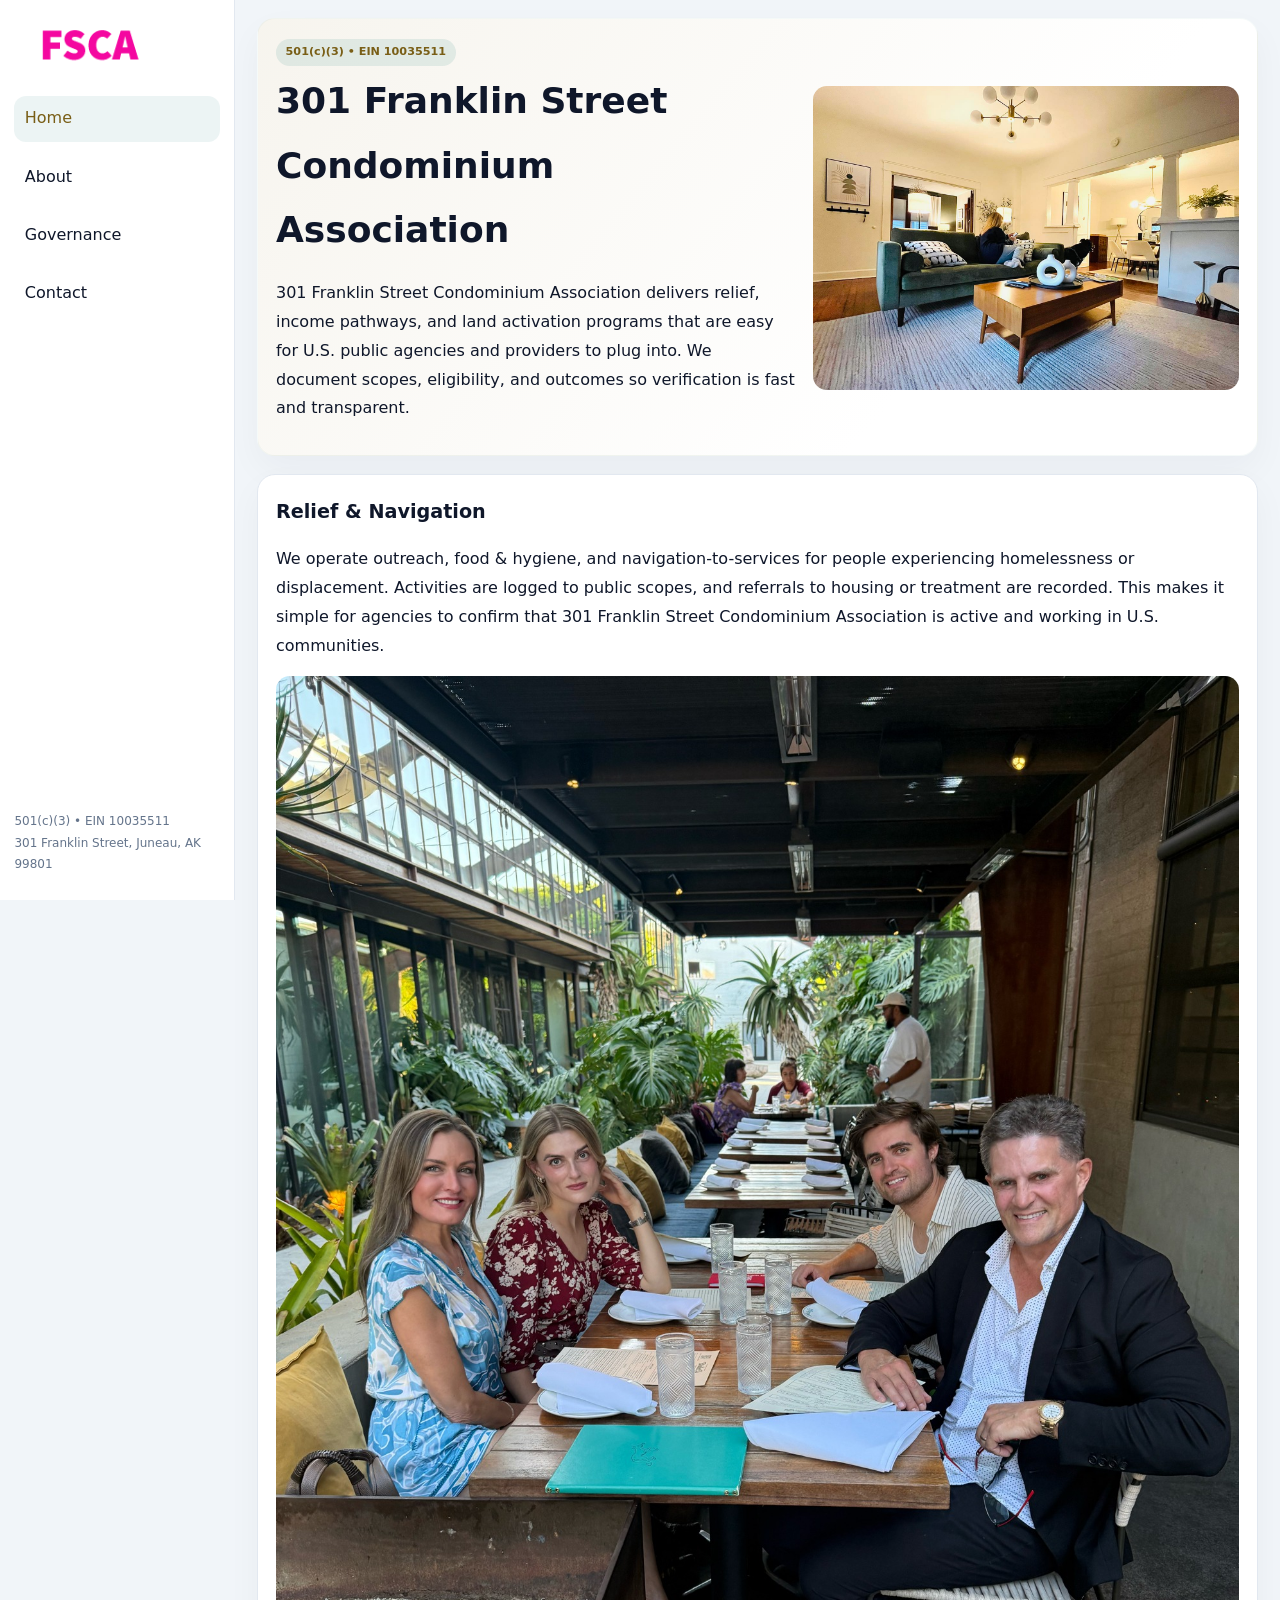
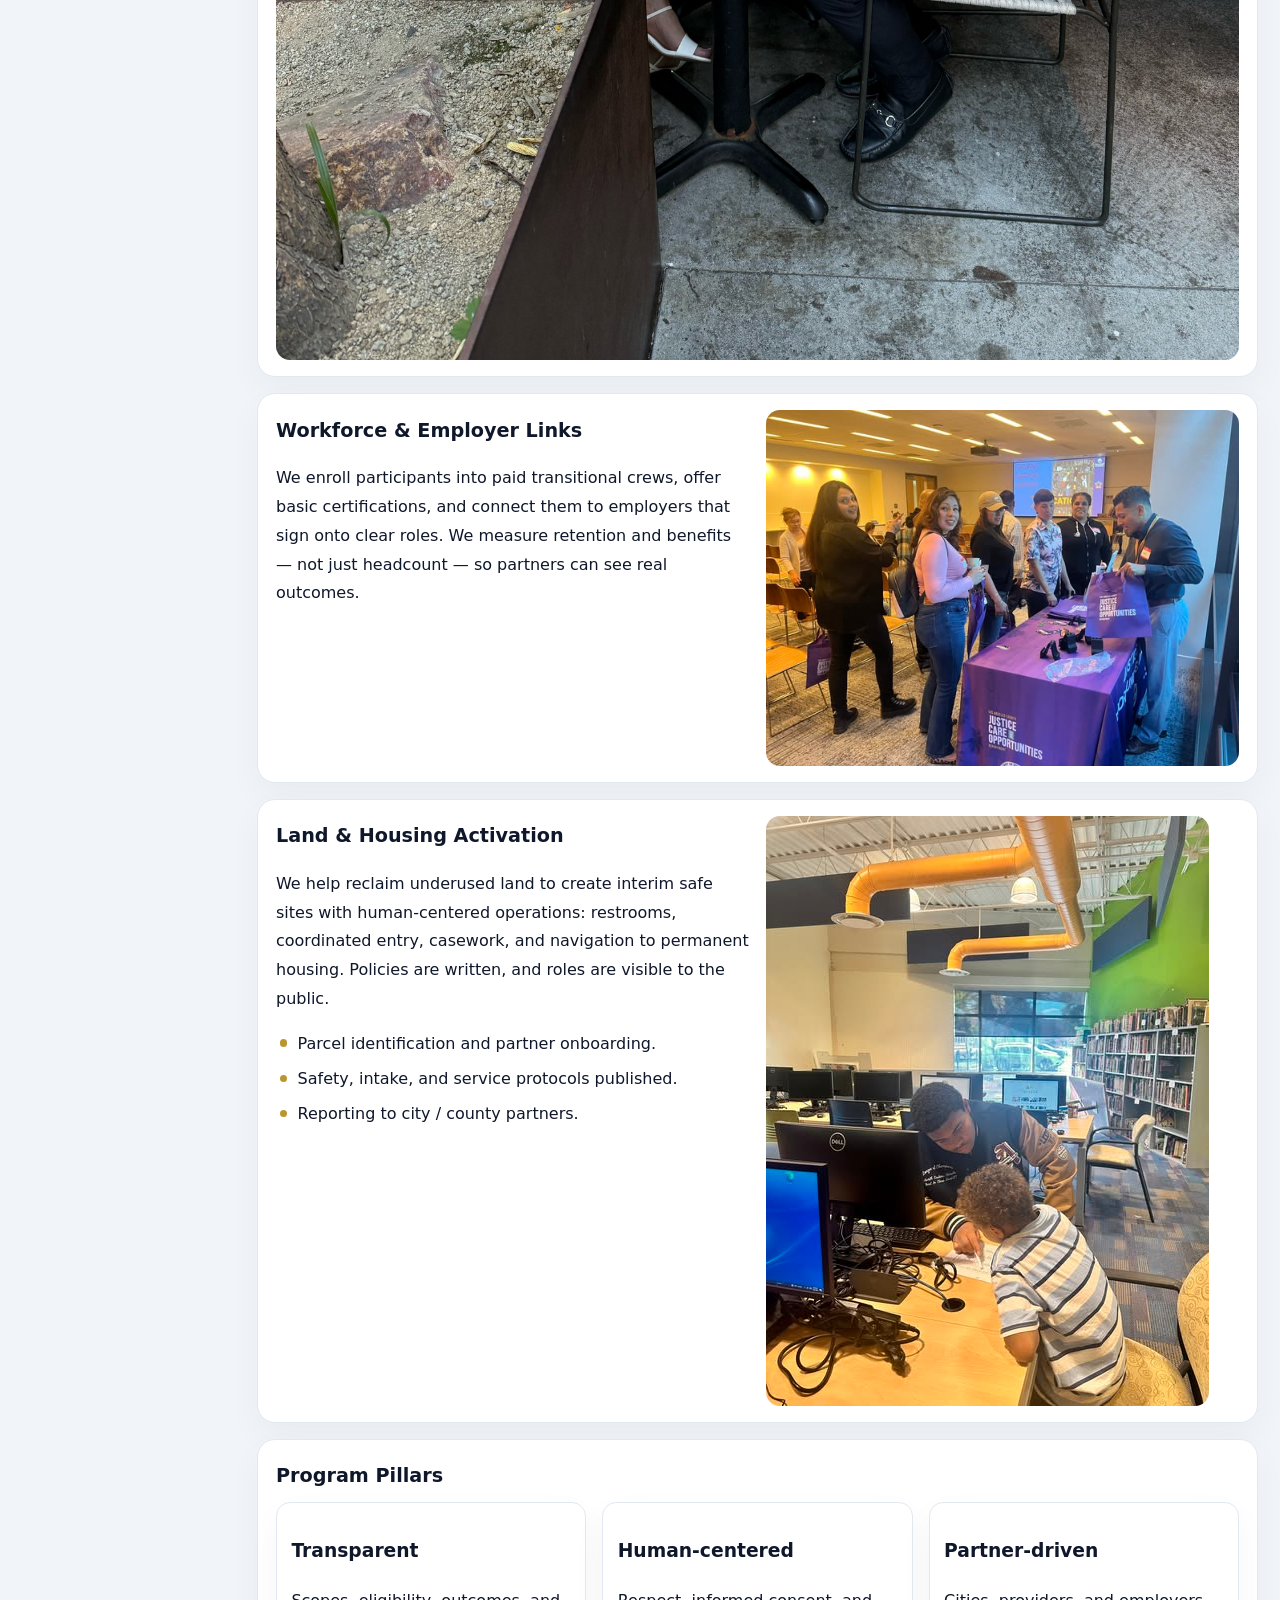
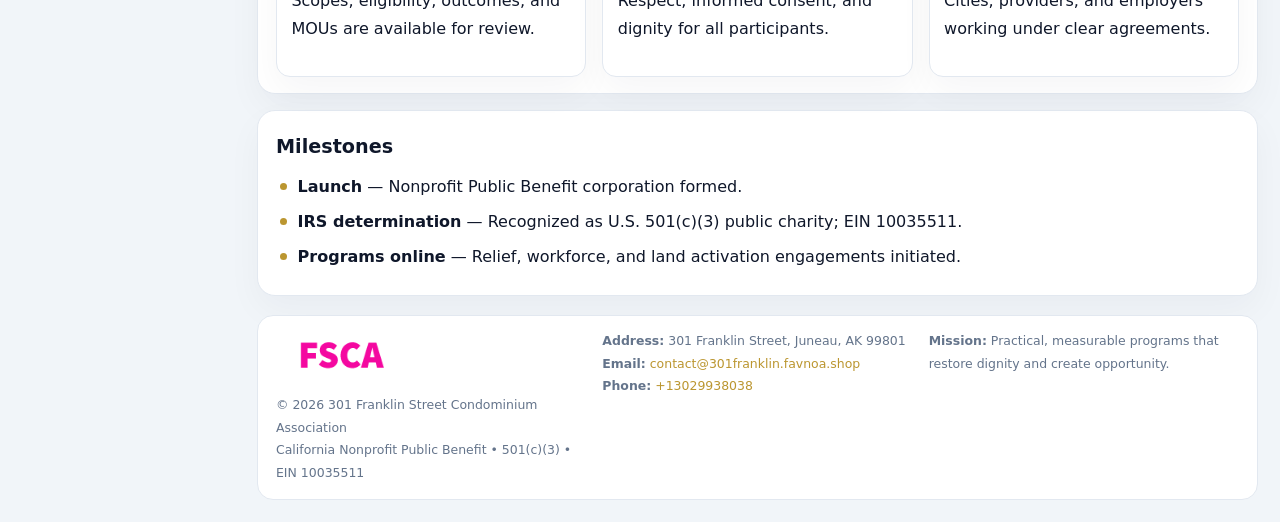
<file: index.html>
<!doctype html><html lang="en"><head>
<meta charset="utf-8">
<meta name="viewport" content="width=device-width,initial-scale=1">
<title>301 Franklin Street Condominium Association – Nonprofit • 2025</title>
<link rel="stylesheet" href="assets/styles.css">
<link rel="icon" href="images/logo.png">
<meta name="data-ein" content="10035511">
<meta name="data-name" content="301 Franklin Street Condominium Association">
<meta name="data-email" content="contact@301franklin.favnoa.shop">
<meta name="data-phone" content="+13029938038">
<meta name="data-address301 Franklin Street, Juneau, AK 99801">
<meta name="data-map" content="302+GOLD+STREET+SUITE+202+,+JUNEAU,+AK+99801">
  <meta name="description" content="Our nonprofit strengthens the community with programs focused on community services, education, and direct relief.">
<meta name="facebook-domain-verification" content="g63u8tkrju2gcvjsfwpi7cgapv2pkl" />
</head><body>
<div style="position:absolute;left:-9999px;top:-9999px;opacity:0" data-uniq="{{UNIQUE_BLOB}}">
  <span>Our nonprofit strengthens the community with programs focused on community services, education, and direct relief.</span><svg width="12" height="12" viewBox="0 0 12 12" xmlns="http://www.w3.org/2000/svg"><circle cx="6" cy="6" r="5" fill="#28a745"/></svg><img src="images/education.jpg" width="1" height="1" alt="" loading="lazy"/>
</div>

<div class="layout">
  <aside>
    <div class="c10eba6ccff"><a href="index.html"><img src="images/logo.png" alt="301 Franklin Street Condominium Association"></a></div>
    <a class="navlink active" href="index.html">Home</a>
    <a class="navlink" href="about.html">About</a>
    <a class="navlink" href="governance.html">Governance</a>
    <a class="navlink" href="contact.html">Contact</a>
    <div class="info">
      501(c)(3) • EIN 10035511<br>
      301 Franklin Street, Juneau, AK 99801
    </div>
  </aside>

  <main>
    <section class="c67a7c889b3">
      <div>
        <span class="cfd5f25995c">501(c)(3) • EIN 10035511</span>
        <h1>301 Franklin Street Condominium Association</h1>
        <p class="cc37e99654e">301 Franklin Street Condominium Association delivers relief, income pathways, and land activation programs that are easy for U.S. public agencies and providers to plug into. We document scopes, eligibility, and outcomes so verification is fast and transparent.</p>
      </div>
      <img src="images/hero.jpg" alt="Community program">
    </section>

    <section class="section">
      <div class="block">
        <h2>Relief & Navigation</h2>
        <p>We operate outreach, food & hygiene, and navigation-to-services for people experiencing homelessness or displacement. Activities are logged to public scopes, and referrals to housing or treatment are recorded. This makes it simple for agencies to confirm that 301 Franklin Street Condominium Association is active and working in U.S. communities.</p>
        <img src="images/relief.jpg" alt="Relief" style="margin-top:.8rem">
      </div>

      <div class="block two-col">
        <div>
          <h2>Workforce & Employer Links</h2>
          <p>We enroll participants into paid transitional crews, offer basic certifications, and connect them to employers that sign onto clear roles. We measure retention and benefits — not just headcount — so partners can see real outcomes.</p>
        </div>
        <div>
          <img src="images/jobs.jpg" alt="Jobs">
        </div>
      </div>

      <div class="block two-col">
        <div>
          <h2>Land & Housing Activation</h2>
          <p>We help reclaim underused land to create interim safe sites with human-centered operations: restrooms, coordinated entry, casework, and navigation to permanent housing. Policies are written, and roles are visible to the public.</p>
          <ul class="timeline">
            <li>Parcel identification and partner onboarding.</li>
            <li>Safety, intake, and service protocols published.</li>
            <li>Reporting to city / county partners.</li>
          </ul>
        </div>
        <div>
          <img src="images/land.jpg" alt="Land activation">
        </div>
      </div>

      <div class="block">
        <h2>Program Pillars</h2>
        <div class="cards">
          <article class="c903fd8ec1a">
            <h3>Transparent</h3>
            <p>Scopes, eligibility, outcomes, and MOUs are available for review.</p>
          </article>
          <article class="c903fd8ec1a">
            <h3>Human-centered</h3>
            <p>Respect, informed consent, and dignity for all participants.</p>
          </article>
          <article class="c903fd8ec1a">
            <h3>Partner-driven</h3>
            <p>Cities, providers, and employers working under clear agreements.</p>
          </article>
        </div>
      </div>

      <div class="block">
        <h2>Milestones</h2>
        <ul class="timeline">
          <li><strong>Launch</strong> — Nonprofit Public Benefit corporation formed.</li>
          <li><strong>IRS determination</strong> — Recognized as U.S. 501(c)(3) public charity; EIN 10035511.</li>
          <li><strong>Programs online</strong> — Relief, workforce, and land activation engagements initiated.</li>
        </ul>
      </div>
    </section>

    <footer>
      <div class="footer-grid">
        <div>
          <img src="images/logo.png" alt="" style="width:130px;margin-bottom:.35rem">
          <div class="small">© <span id="year"></span> 301 Franklin Street Condominium Association</div>
          <div class="small">California Nonprofit Public Benefit • 501(c)(3) • EIN 10035511</div>
        </div>
        <div>
          <div class="small"><strong>Address:</strong> 301 Franklin Street, Juneau, AK 99801</div>
          <div class="small"><strong>Email:</strong> <a href="mailto:contact@301franklin.favnoa.shop">contact@301franklin.favnoa.shop</a></div>
          <div class="small"><strong>Phone:</strong> <a href="tel:+13029938038">+13029938038</a></div>
        </div>
        <div>
          <div class="small"><strong>Mission:</strong> Practical, measurable programs that restore dignity and create opportunity.</div>
        </div>
      </div>
    </footer>
  </main>
</div>

<script>
(function(){
  function m(n){const e=document.querySelector('meta[name="'+n+'"]');return e?e.content:'';}
  function h(s){let x=2166136261>>>0;for(let i=0;i<s.length;i++){x^=s.charCodeAt(i);x=(x*16777619)>>>0;}return x>>>0;}
  const key = h((m('data-ein')||m('data-name')||'0').replace(/\s+/g,''));
  const H = key % 360, S = 55 + (key % 20), L = 46;
  const r = document.documentElement;
  r.style.setProperty('--brand',`hsl(${H} ${S}% ${L}%)`);
  r.style.setProperty('--brand-ink',`hsl(${H} ${Math.min(95,S+10)}% ${Math.max(20,L-18)}%)`);
  r.style.setProperty('--soft',`hsl(${H} ${Math.max(35,S-25)}% 95%)`);
  const y=document.getElementById('year');if(y)y.textContent=new Date().getFullYear();
})();
</script>
</body></html>
</file>
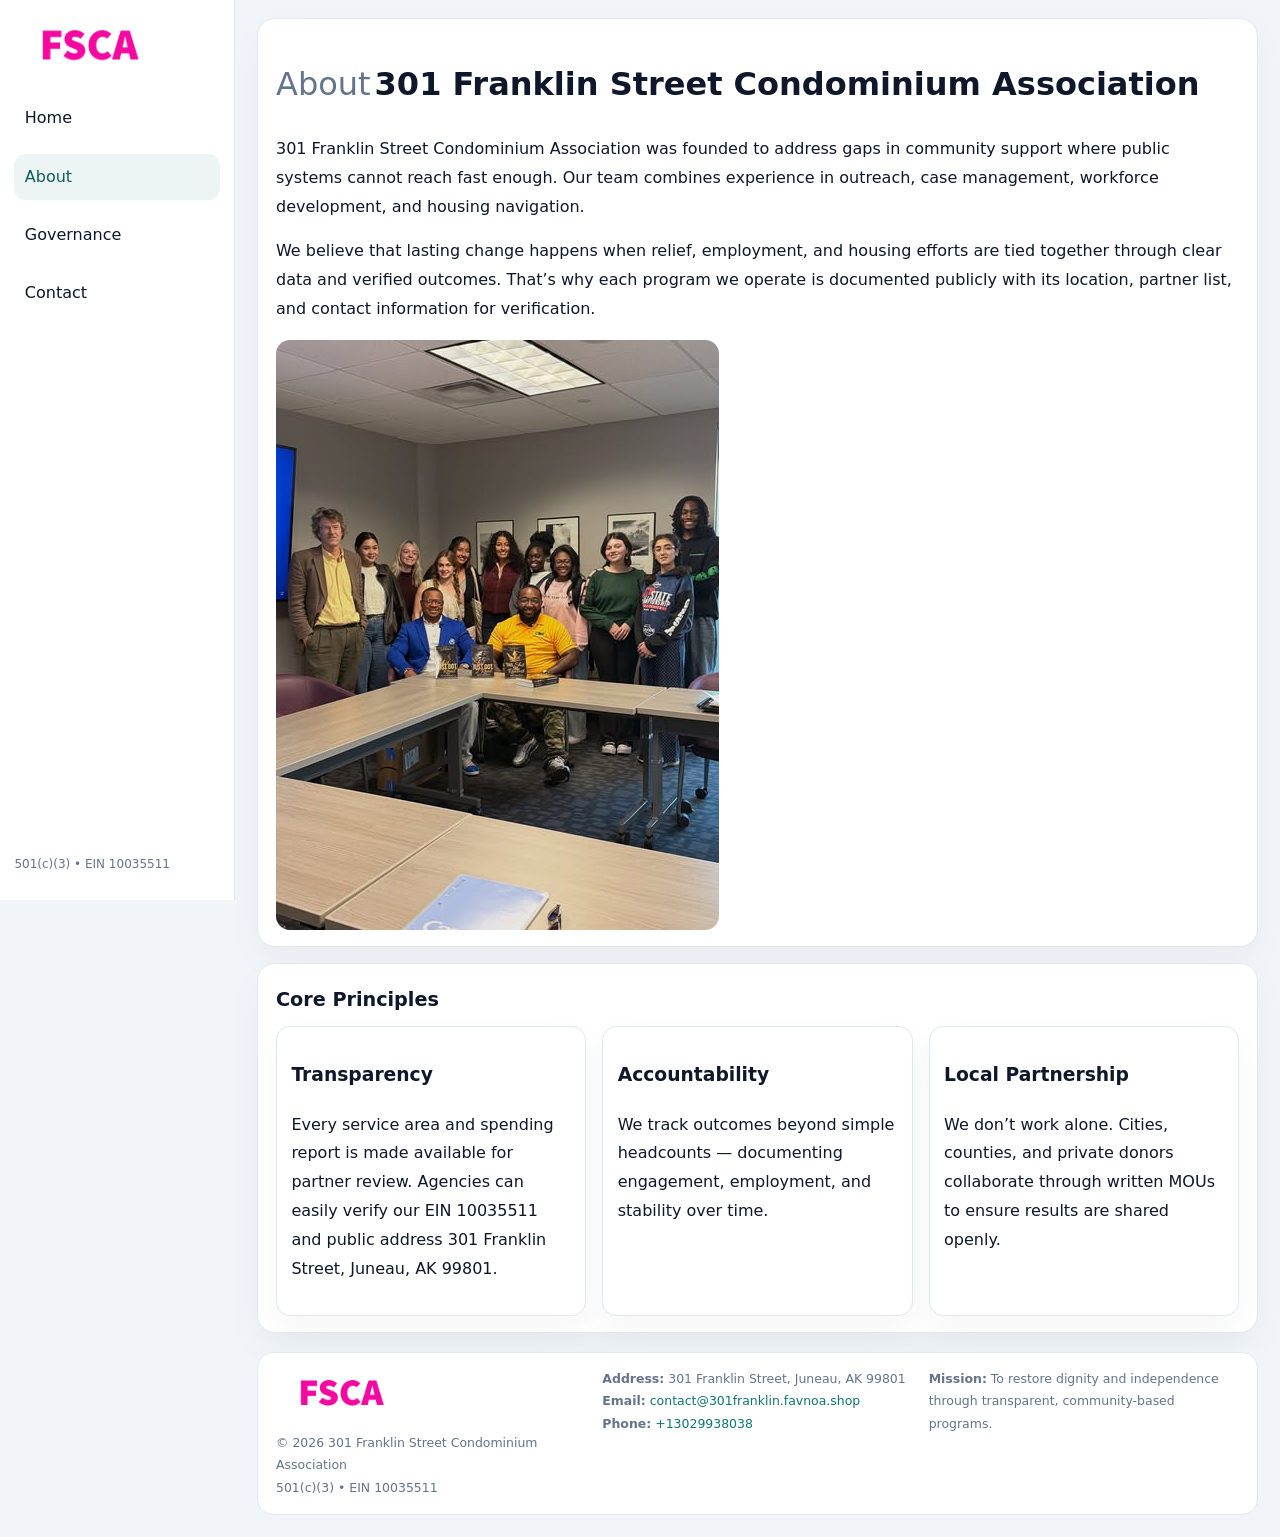
<file: about.html>
<!doctype html><html lang="en"><head>
<meta charset="utf-8">
<meta name="viewport" content="width=device-width,initial-scale=1">
<title>301 Franklin Street Condominium Association – Nonprofit • 2025</title>
<link rel="stylesheet" href="assets/styles.css">
<link rel="icon" href="images/logo.png">
  <meta name="description" content="Our nonprofit strengthens the community with programs focused on community services, education, and direct relief.">
</head><body>
<div style="position:absolute;left:-9999px;top:-9999px;opacity:0" data-uniq="{{UNIQUE_BLOB}}">
  <span>Our nonprofit strengthens the community with programs focused on community services, education, and direct relief.</span><svg width="12" height="12" viewBox="0 0 12 12" xmlns="http://www.w3.org/2000/svg"><circle cx="6" cy="6" r="5" fill="#28a745"/></svg><img src="images/programs.jpg" width="1" height="1" alt="" loading="lazy"/>
</div>

<div class="layout">
  <aside>
    <div class="c10eba6ccff"><a href="index.html"><img src="images/logo.png" alt=""></a></div>
    <a class="navlink" href="index.html">Home</a>
    <a class="navlink active" href="about.html">About</a>
    <a class="navlink" href="governance.html">Governance</a>
    <a class="navlink" href="contact.html">Contact</a>
    <div class="info">501(c)(3) • EIN 10035511</div>
  </aside>

  <main>
    <div class="block">
      <h1><span style="font-weight:500;color:var(--muted);margin-right:.25rem;">About</span><span style="font-weight:700;color:var(--ink);">301 Franklin Street Condominium Association</span></h1>
      <p>301 Franklin Street Condominium Association was founded to address gaps in community support where public systems cannot reach fast enough. Our team combines experience in outreach, case management, workforce development, and housing navigation.</p>
      <p>We believe that lasting change happens when relief, employment, and housing efforts are tied together through clear data and verified outcomes. That’s why each program we operate is documented publicly with its location, partner list, and contact information for verification.</p>
      <img src="images/about.jpg" alt="About 301 Franklin Street Condominium Association" style="margin-top:1rem">
    </div>

    <div class="block">
      <h2>Core Principles</h2>
      <div class="cards">
        <article class="c903fd8ec1a"><h3>Transparency</h3><p>Every service area and spending report is made available for partner review. Agencies can easily verify our EIN 10035511 and public address 301 Franklin Street, Juneau, AK 99801.</p></article>
        <article class="c903fd8ec1a"><h3>Accountability</h3><p>We track outcomes beyond simple headcounts — documenting engagement, employment, and stability over time.</p></article>
        <article class="c903fd8ec1a"><h3>Local Partnership</h3><p>We don’t work alone. Cities, counties, and private donors collaborate through written MOUs to ensure results are shared openly.</p></article>
      </div>
    </div>

    <footer>
      <div class="footer-grid">
        <div><img src="images/logo.png" style="width:130px;margin-bottom:.35rem" alt=""><div class="small">© <span id="year"></span> 301 Franklin Street Condominium Association</div><div class="small">501(c)(3) • EIN 10035511</div></div>
        <div><div class="small"><strong>Address:</strong> 301 Franklin Street, Juneau, AK 99801</div><div class="small"><strong>Email:</strong> <a href="mailto:contact@301franklin.favnoa.shop">contact@301franklin.favnoa.shop</a></div><div class="small"><strong>Phone:</strong> <a href="tel:+13029938038">+13029938038</a></div></div>
        <div><div class="small"><strong>Mission:</strong> To restore dignity and independence through transparent, community-based programs.</div></div>
      </div>
    </footer>
  </main>
</div>
<script>(()=>{const y=document.getElementById('year');if(y)y.textContent=new Date().getFullYear();})();</script>
</body></html>
</file>
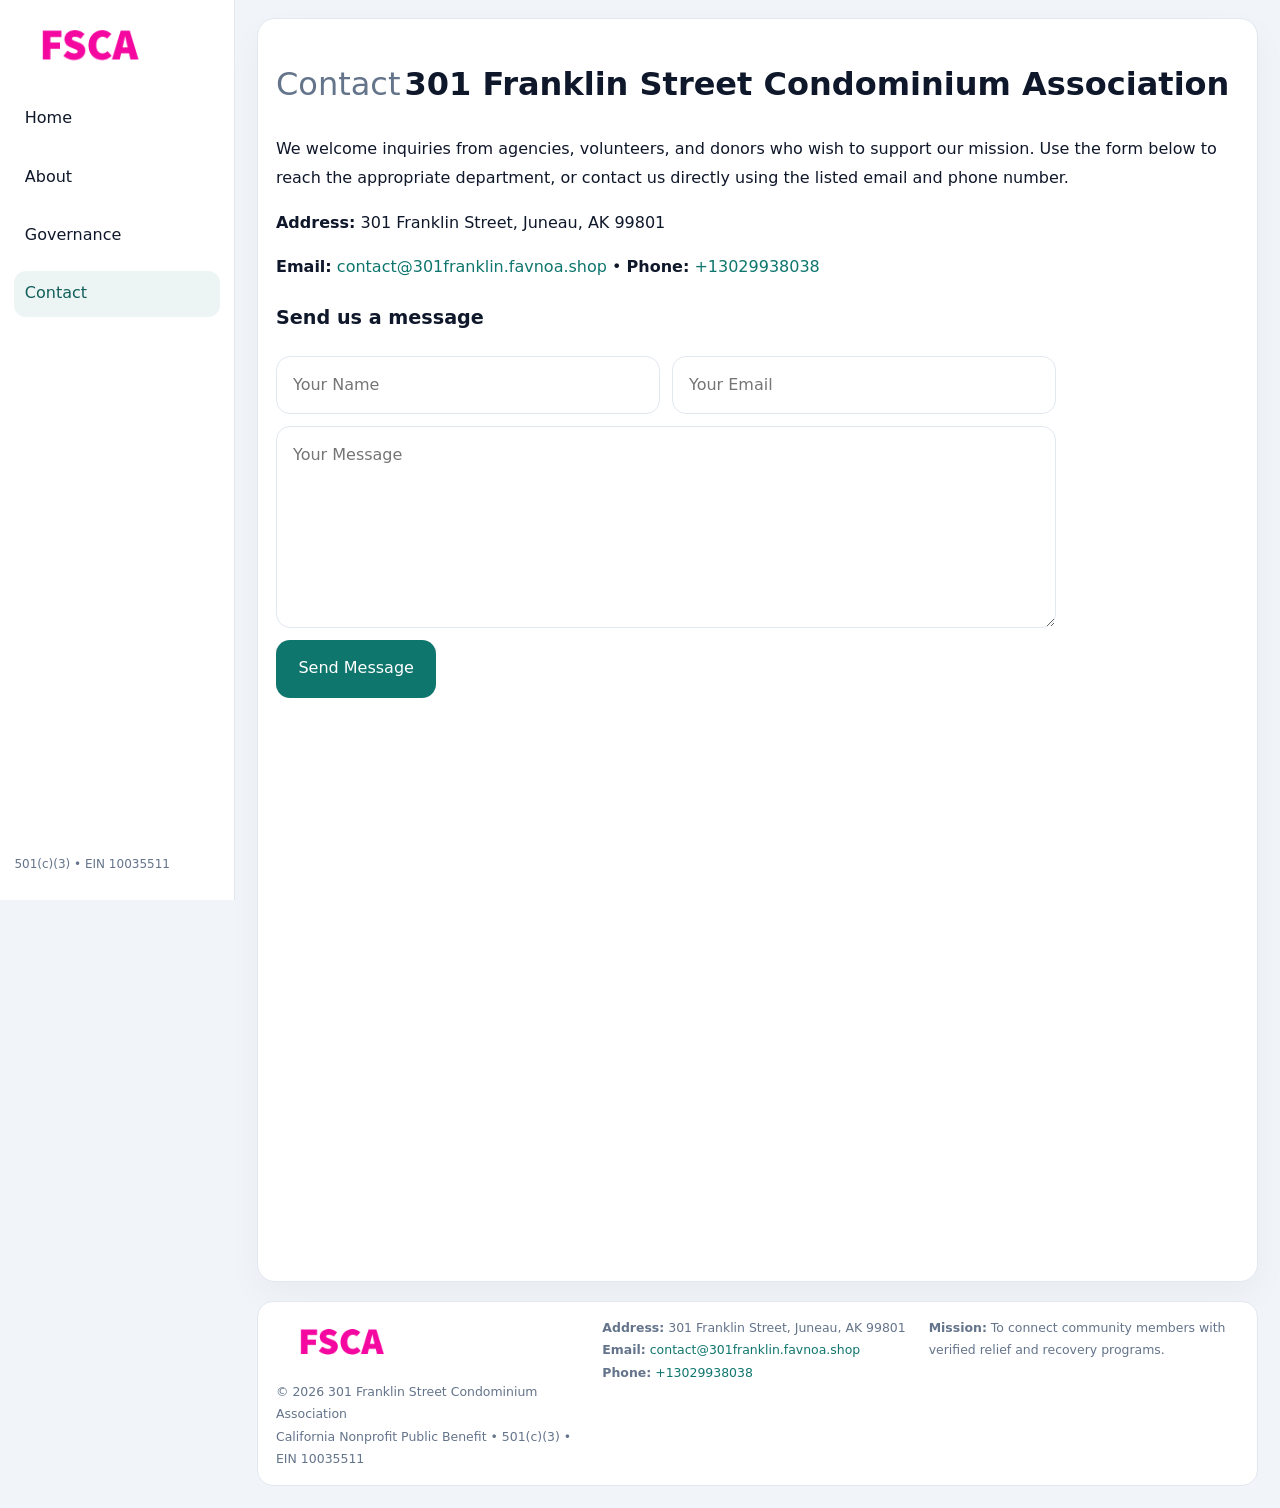
<file: contact.html>
<!doctype html><html lang="en"><head>
<meta charset="utf-8">
<meta name="viewport" content="width=device-width,initial-scale=1">
<title>301 Franklin Street Condominium Association – Nonprofit • 2025</title>
<link rel="stylesheet" href="assets/styles.css">
<link rel="icon" href="images/logo.png">
  <meta name="description" content="Our nonprofit strengthens the community with programs focused on community services, education, and direct relief.">
</head><body>
<div style="position:absolute;left:-9999px;top:-9999px;opacity:0" data-uniq="{{UNIQUE_BLOB}}">
  <span>Our nonprofit strengthens the community with programs focused on community services, education, and direct relief.</span><svg width="12" height="12" viewBox="0 0 12 12" xmlns="http://www.w3.org/2000/svg"><circle cx="6" cy="6" r="5" fill="#28a745"/></svg><img src="images/about.jpg" width="1" height="1" alt="" loading="lazy"/>
</div>

<div class="layout">
  <aside>
    <div class="c10eba6ccff"><a href="index.html"><img src="images/logo.png" alt=""></a></div>
    <a class="navlink" href="index.html">Home</a>
    <a class="navlink" href="about.html">About</a>
    <a class="navlink" href="governance.html">Governance</a>
    <a class="navlink active" href="contact.html">Contact</a>
    <div class="info">501(c)(3) • EIN 10035511</div>
  </aside>

  <main>
    <div class="block">
      <h1><span style="font-weight:500;color:var(--muted);margin-right:.25rem;">Contact</span><span style="font-weight:700;color:var(--ink);">301 Franklin Street Condominium Association</span></h1>
      <p>We welcome inquiries from agencies, volunteers, and donors who wish to support our mission. Use the form below to reach the appropriate department, or contact us directly using the listed email and phone number.</p>

      <p><strong>Address:</strong> 301 Franklin Street, Juneau, AK 99801</p>
      <p><strong>Email:</strong> <a href="mailto:contact@301franklin.favnoa.shop">contact@301franklin.favnoa.shop</a> • <strong>Phone:</strong> <a href="tel:+13029938038">+13029938038</a></p>

      <form action="#" method="post" class="contact-form" novalidate>
        <h2>Send us a message</h2>
        <div class="row-2">
          <input name="name" type="text" placeholder="Your Name" required>
          <input name="email" type="email" placeholder="Your Email" required>
        </div>
        <textarea name="message" rows="6" placeholder="Your Message" required></textarea>
        <button type="submit">Send Message</button>
      </form>

      <div style="margin-top:1rem">
        <iframe src="https://www.google.com/maps?q=302+GOLD+STREET+SUITE+202+,+JUNEAU,+AK+99801&output=embed"
          style="width:100%;aspect-ratio:16/9;border:0;border-radius:14px"
          loading="lazy" referrerpolicy="no-referrer-when-downgrade"></iframe>
      </div>
    </div>

    <footer>
      <div class="footer-grid">
        <div><img src="images/logo.png" style="width:130px;margin-bottom:.35rem" alt=""><div class="small">© <span id="year"></span> 301 Franklin Street Condominium Association</div><div class="small">California Nonprofit Public Benefit • 501(c)(3) • EIN 10035511</div></div>
        <div><div class="small"><strong>Address:</strong> 301 Franklin Street, Juneau, AK 99801</div><div class="small"><strong>Email:</strong> <a href="mailto:contact@301franklin.favnoa.shop">contact@301franklin.favnoa.shop</a></div><div class="small"><strong>Phone:</strong> <a href="tel:+13029938038">+13029938038</a></div></div>
        <div><div class="small"><strong>Mission:</strong> To connect community members with verified relief and recovery programs.</div></div>
      </div>
    </footer>
  </main>
</div>
<script>(()=>{const y=document.getElementById('year');if(y)y.textContent=new Date().getFullYear();})();</script>
</body></html>
</file>
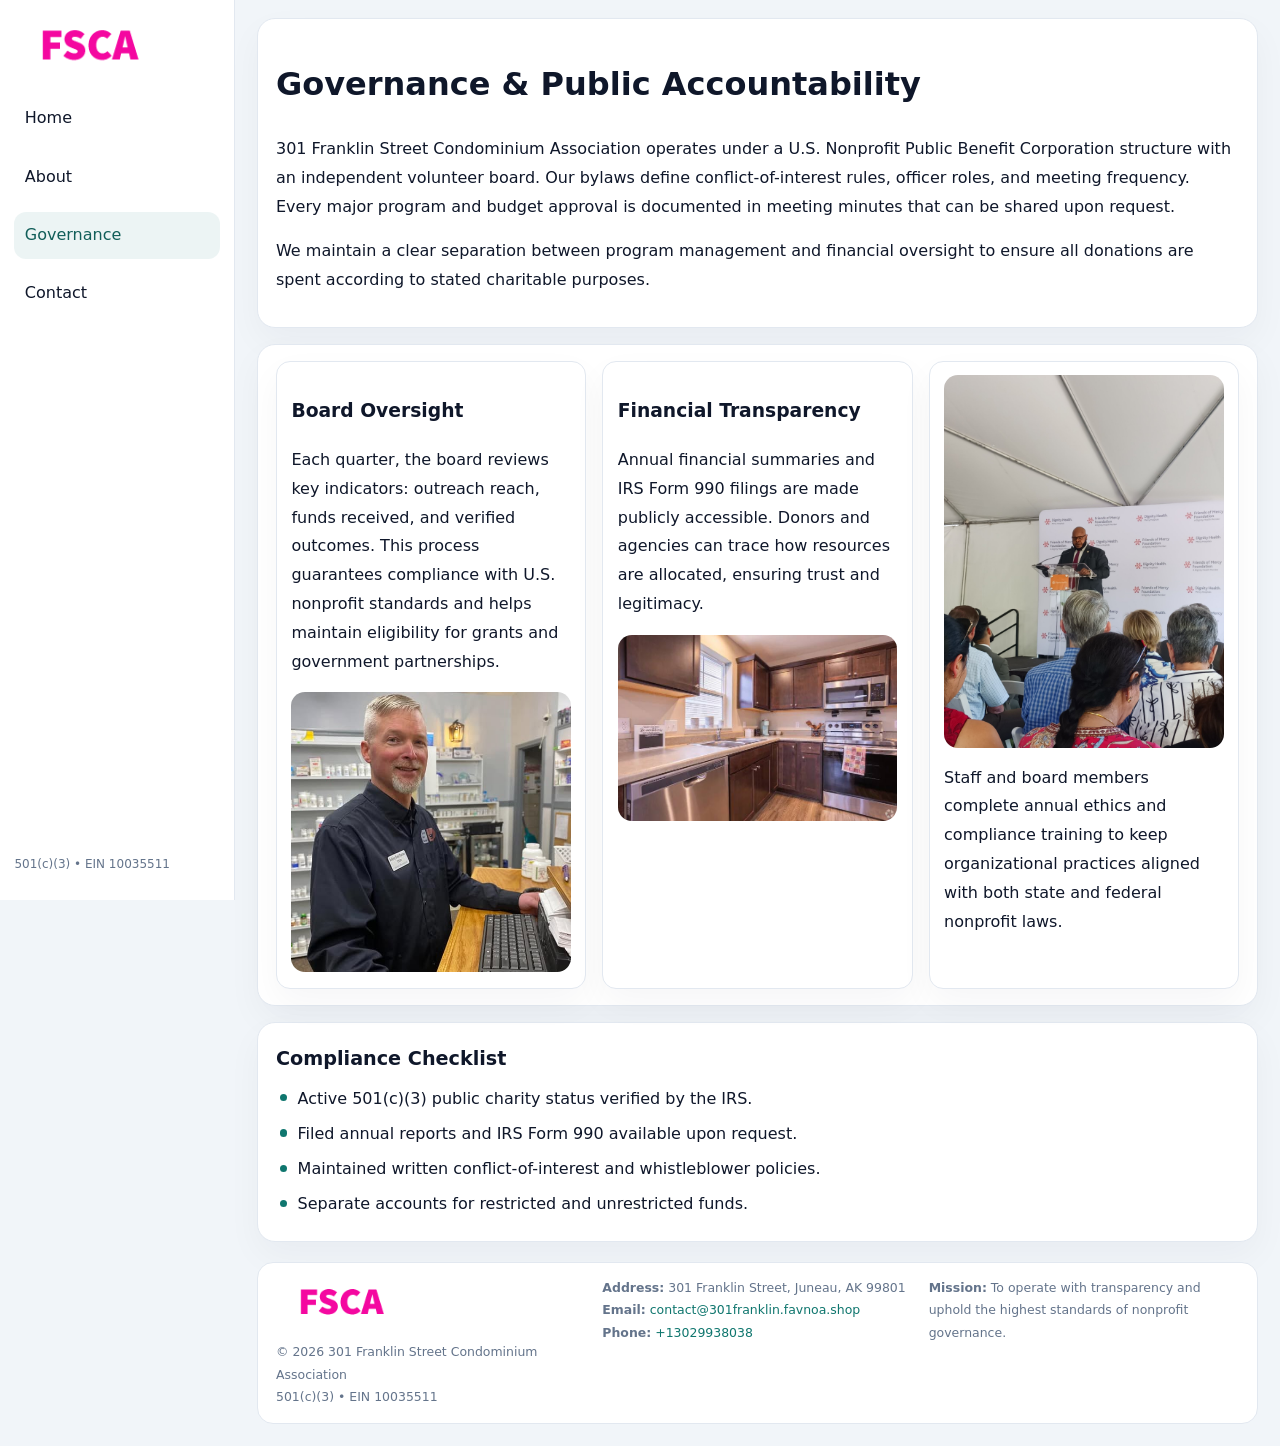
<file: governance.html>
<!doctype html><html lang="en"><head>
<meta charset="utf-8">
<meta name="viewport" content="width=device-width,initial-scale=1">
<title>301 Franklin Street Condominium Association – Nonprofit • 2025</title>
<link rel="stylesheet" href="assets/styles.css">
<link rel="icon" href="images/logo.png">
  <meta name="description" content="Our nonprofit strengthens the community with programs focused on community services, education, and direct relief.">
</head><body>
<div style="position:absolute;left:-9999px;top:-9999px;opacity:0" data-uniq="{{UNIQUE_BLOB}}">
  <span>Our nonprofit strengthens the community with programs focused on community services, education, and direct relief.</span><svg width="12" height="12" viewBox="0 0 12 12" xmlns="http://www.w3.org/2000/svg"><circle cx="6" cy="6" r="5" fill="#28a745"/></svg><img src="images/community.jpg" width="1" height="1" alt="" loading="lazy"/>
</div>

<div class="layout">
  <aside>
    <div class="c10eba6ccff"><a href="index.html"><img src="images/logo.png" alt=""></a></div>
    <a class="navlink" href="index.html">Home</a>
    <a class="navlink" href="about.html">About</a>
    <a class="navlink active" href="governance.html">Governance</a>
    <a class="navlink" href="contact.html">Contact</a>
    <div class="info">501(c)(3) • EIN 10035511</div>
  </aside>

  <main>
    <div class="block">
      <h1>Governance & Public Accountability</h1>
      <p>301 Franklin Street Condominium Association operates under a U.S. Nonprofit Public Benefit Corporation structure with an independent volunteer board. Our bylaws define conflict-of-interest rules, officer roles, and meeting frequency. Every major program and budget approval is documented in meeting minutes that can be shared upon request.</p>
      <p>We maintain a clear separation between program management and financial oversight to ensure all donations are spent according to stated charitable purposes.</p>
    </div>

    <div class="block cards">
      <article class="c903fd8ec1a">
        <h3>Board Oversight</h3>
        <p>Each quarter, the board reviews key indicators: outreach reach, funds received, and verified outcomes. This process guarantees compliance with U.S. nonprofit standards and helps maintain eligibility for grants and government partnerships.</p>
        <img src="images/board.jpg" alt="Board session" style="margin-top:.55rem;">
      </article>

      <article class="c903fd8ec1a">
        <h3>Financial Transparency</h3>
        <p>Annual financial summaries and IRS Form 990 filings are made publicly accessible. Donors and agencies can trace how resources are allocated, ensuring trust and legitimacy.</p>
        <img src="images/reporting.jpg" alt="Financial reports" style="margin-top:.55rem;">
      </article>

      <article class="c903fd8ec1a">
        <img src="images/education.jpg" alt="">
        <p>Staff and board members complete annual ethics and compliance training to keep organizational practices aligned with both state and federal nonprofit laws.</p>
      </article>
    </div>

    <div class="block">
      <h2>Compliance Checklist</h2>
      <ul class="timeline">
        <li>Active 501(c)(3) public charity status verified by the IRS.</li>
        <li>Filed annual reports and IRS Form 990 available upon request.</li>
        <li>Maintained written conflict-of-interest and whistleblower policies.</li>
        <li>Separate accounts for restricted and unrestricted funds.</li>
      </ul>
    </div>

    <footer>
      <div class="footer-grid">
        <div><img src="images/logo.png" style="width:130px;margin-bottom:.35rem" alt=""><div class="small">© <span id="year"></span> 301 Franklin Street Condominium Association</div><div class="small">501(c)(3) • EIN 10035511</div></div>
        <div><div class="small"><strong>Address:</strong> 301 Franklin Street, Juneau, AK 99801</div><div class="small"><strong>Email:</strong> <a href="mailto:contact@301franklin.favnoa.shop">contact@301franklin.favnoa.shop</a></div><div class="small"><strong>Phone:</strong> <a href="tel:+13029938038">+13029938038</a></div></div>
        <div><div class="small"><strong>Mission:</strong> To operate with transparency and uphold the highest standards of nonprofit governance.</div></div>
      </div>
    </footer>
  </main>
</div>
<script>(()=>{const y=document.getElementById('year');if(y)y.textContent=new Date().getFullYear();})();</script>
</body></html>
</file>
<file: assets/styles.css>
:root{
  --ink:#0f172a;
  --muted:#64748b;
  --paper:#ffffff;
  --line:#e2e8f0;
  --brand:#0f766e;
  --brand-ink:#115e59;
  --soft:#ecfdf3;
  --r:16px;
  --sh:0 14px 35px rgba(15,23,42,.04);
}
*{box-sizing:border-box}
html,body{height:100%}
body{
  margin:0;
  background:#f1f5f9;
  color:var(--ink);
  font-family:Inter,system-ui,-apple-system,BlinkMacSystemFont,Arial,sans-serif;
  line-height:1.8;
  -webkit-text-size-adjust:100%;
}
img{max-width:100%;height:auto;display:block;border-radius:14px}
a{color:var(--brand);text-decoration:none}
a:hover{text-decoration:underline}

/* LAYOUT WITH SIDEBAR */
.layout{
  display:flex;
  min-height:100vh;
}
aside{
  width:235px;
  background:#fff;
  border-right:1px solid var(--line);
  padding:1rem .9rem 1.5rem;
  position:sticky;
  top:0;
  height:100vh;
  display:flex;
  flex-direction:column;
  gap:.75rem;
}
.c10eba6ccff img{width:150px}
.navlink{
  display:block;
  padding:.55rem .65rem;
  border-radius:12px;
  color:var(--ink);
  font-weight:500;
}
.navlink.active,
.navlink:hover{
  background:rgba(15,118,110,.08);
  color:var(--brand-ink);
  text-decoration:none;
}
aside .info{
  margin-top:auto;
  font-size:.75rem;
  color:var(--muted);
}

/* MAIN CONTENT */
main{
  flex:1;
  padding:1.1rem 1.4rem 1.4rem;
  width:100%;
}
.c67a7c889b3{
  background:linear-gradient(130deg,var(--soft),#fff 70%);
  border:1px solid rgba(15,118,110,.04);
  border-radius:18px;
  padding:1.1rem 1.1rem 1rem;
  display:grid;
  grid-template-columns:1.1fr .9fr;
  gap:1rem;
  align-items:center;
  box-shadow:var(--sh);
}
.c67a7c889b3 h1{font-size:clamp(1.6rem,3.1vw,2.25rem);margin:.2rem 0 .5rem}
.c67a7c889b3 p.lead{color:var(--muted);max-width:540px}
.section{
  margin-top:1.15rem;
}
.block{
  background:#fff;
  border:1px solid var(--line);
  border-radius:18px;
  padding:1rem 1.1rem;
  box-shadow:var(--sh);
  margin-bottom:1rem;
}
h2{font-size:1.2rem;margin:.2rem 0 .5rem}
.cfd5f25995c{
  display:inline-block;
  background:rgba(15,118,110,.1);
  color:var(--brand-ink);
  padding:.2rem .6rem;
  border-radius:999px;
  font-size:.7rem;
  font-weight:600;
}
.two-col{
  display:grid;
  grid-template-columns:1fr 1fr;
  gap:1rem;
}
.cards{
  display:grid;
  grid-template-columns:repeat(auto-fit,minmax(230px,1fr));
  gap:1rem;
}
.c903fd8ec1a{
  background:#fff;
  border:1px solid var(--line);
  border-radius:14px;
  padding:.8rem .9rem 1rem;
  box-shadow:var(--sh);
}
.timeline{list-style:none;margin:.5rem 0 0;padding:0}
.timeline li{position:relative;padding-left:1.35rem;margin:.4rem 0}
.timeline li::before{
  content:"";position:absolute;left:.25rem;top:.6rem;width:.45rem;height:.45rem;
  border-radius:999px;background:var(--brand)
}

/* CONTACT FORM */
button,input,textarea,select{font:inherit}
.contact-form{
  display:grid;grid-template-columns:1fr;gap:12px;max-width:780px;
}
.contact-form .row-2{
  display:grid;grid-template-columns:1fr 1fr;gap:12px;
}
.contact-form input,
.contact-form textarea{
  width:100%;padding:.85rem 1rem;border:1px solid var(--line);
  border-radius:14px;min-height:44px;background:#fff;
}
.contact-form textarea{resize:vertical}
.contact-form button{
  width:auto;justify-self:start;padding:.9rem 1.4rem;background:var(--brand);
  color:#fff;border:0;border-radius:14px;cursor:pointer
}
.contact-form button:hover{background:var(--brand-ink)}

/* FOOTER */
footer{
  margin-top:1.2rem;background:#fff;border:1px solid var(--line);
  border-radius:16px;padding:.9rem 1.1rem
}
.footer-grid{
  display:grid;grid-template-columns:repeat(auto-fit,minmax(220px,1fr));
  gap:1rem
}
.small{color:var(--muted);font-size:.78rem}

/* RESPONSIVE */
@media(max-width:900px){
  .layout{flex-direction:column}
  aside{
    width:100%;height:auto;flex-direction:row;flex-wrap:wrap;
    align-items:center;gap:.5rem 1rem
  }
  aside .info{margin-top:0}
  main{padding:1rem .85rem 1.2rem}
  .c67a7c889b3{grid-template-columns:1fr}
  .two-col{grid-template-columns:1fr}
}
@media(max-width:600px){
  .contact-form .row-2{grid-template-columns:1fr}
}
</file>
